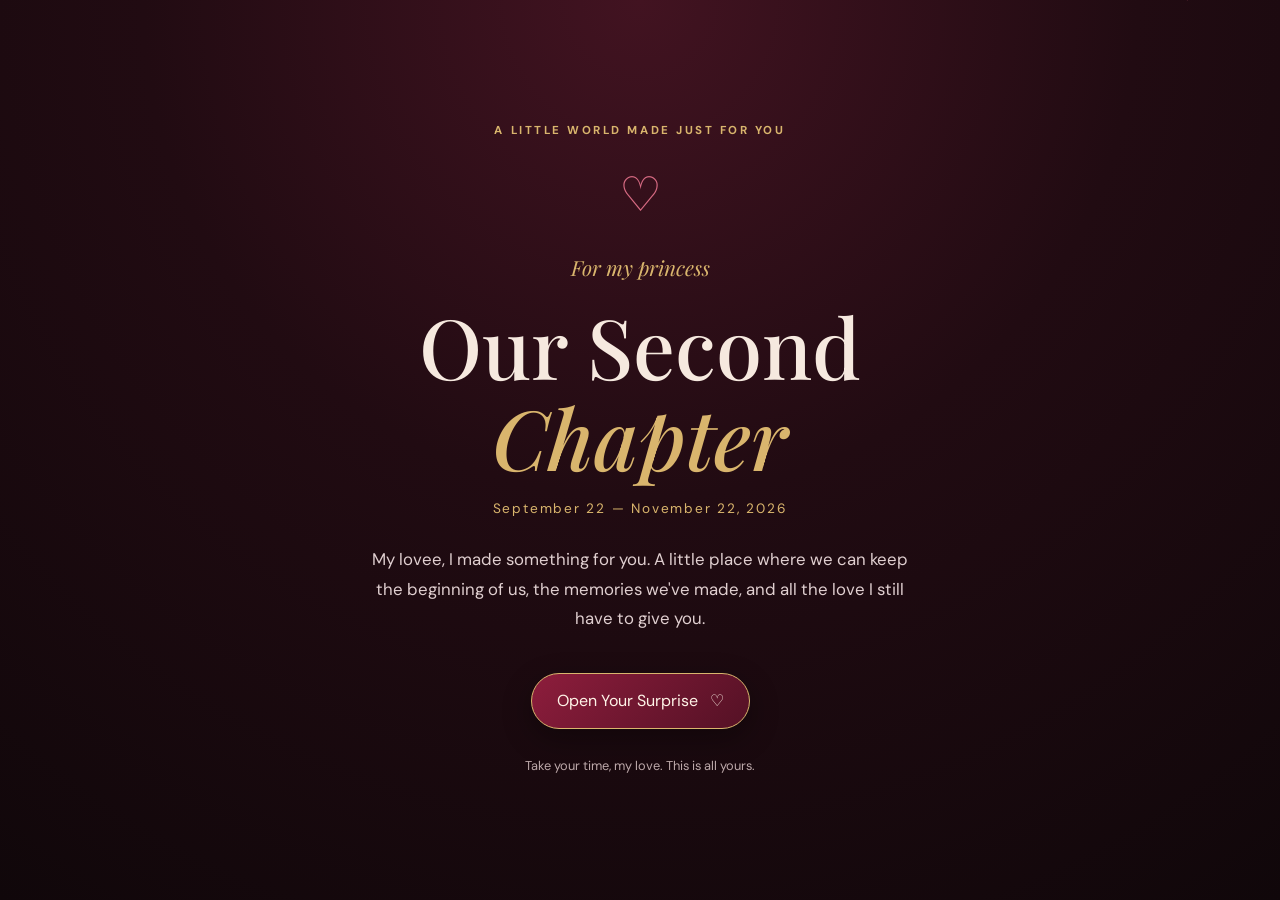
<file: index.html>
<!DOCTYPE html>
<html lang="en">
<head>
  <meta charset="UTF-8">
  <meta name="viewport" content="width=device-width, initial-scale=1.0">
  <meta name="theme-color" content="#17090d">
  <title>Our Second Chapter ❤️</title>
  <link rel="stylesheet" href="css/style.css">
  <script src="js/app.js" defer></script>
</head>
<body class="landing-page">
  <div class="petals" aria-hidden="true"></div>
  <main class="landing-wrap">
    <p class="eyebrow">A little world made just for you</p>
    <div class="landing-heart">♡</div>
    <p class="for-you">For my princess</p>
    <h1>Our Second <span>Chapter</span></h1>
    <p class="landing-date">September 22 — November 22, 2026</p>
    <p class="landing-copy">My lovee, I made something for you. A little place where we can keep the beginning of us, the memories we've made, and all the love I still have to give you.</p>
    <button class="primary-btn" id="openSurprise">Open Your Surprise <span>♡</span></button>
    <p class="landing-note">Take your time, my love. This is all yours.</p>
  </main>
  <audio id="siteMusic" src="love-song.mp3" preload="auto" loop></audio>
</body>
</html>
</file>
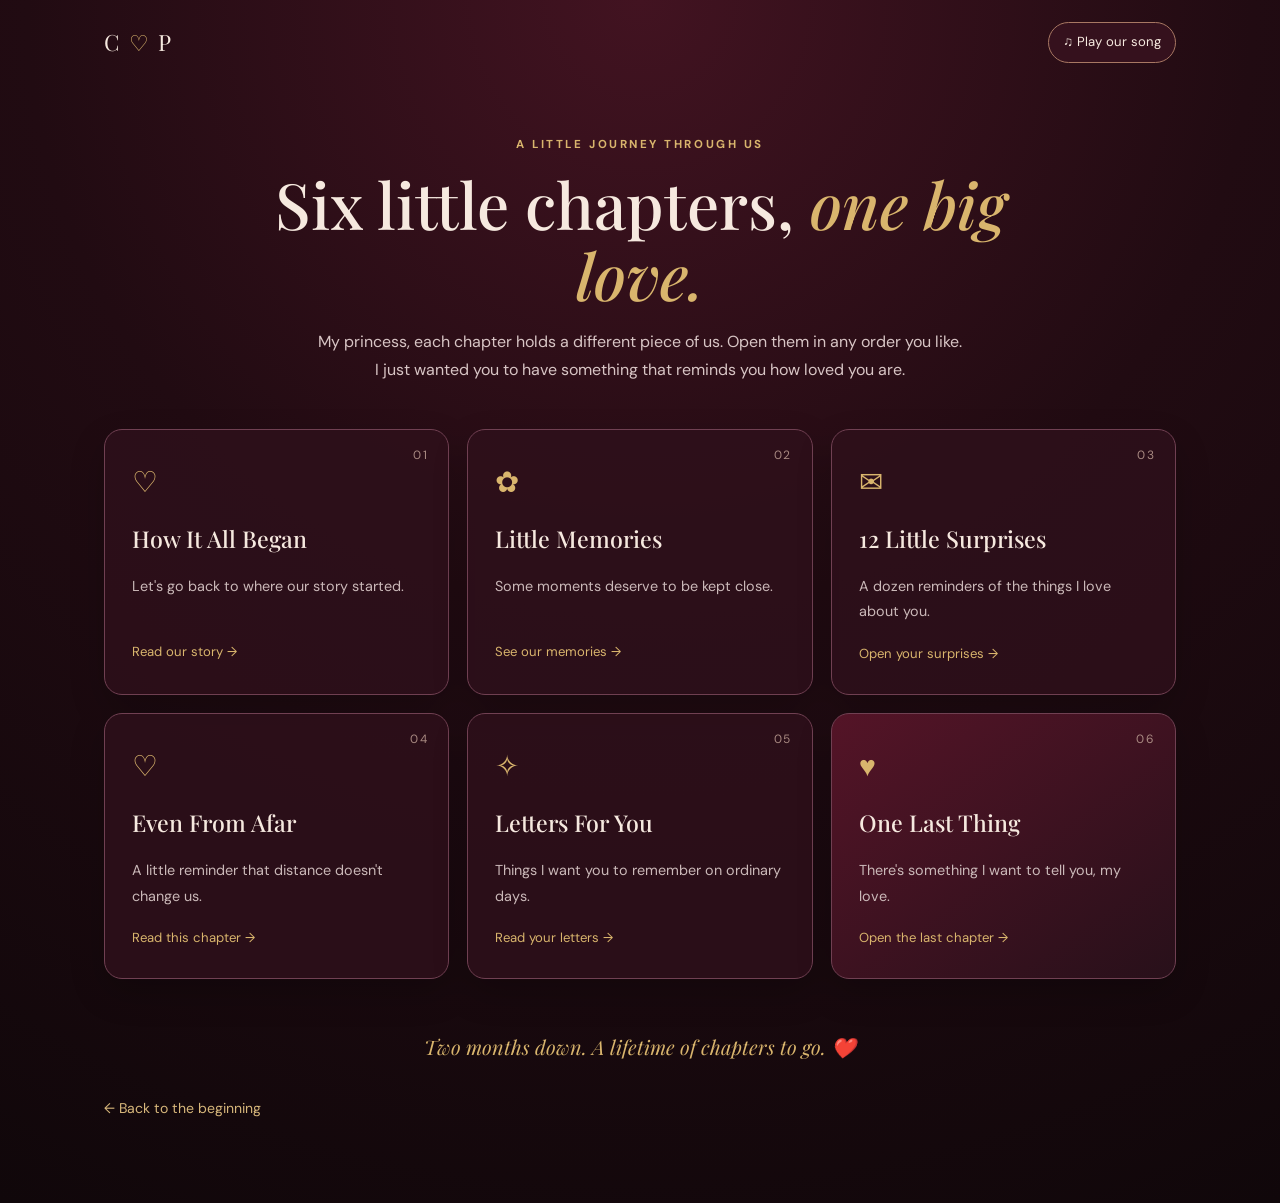
<file: chapters.html>
<!DOCTYPE html>
<html lang="en">
<head>
  <meta charset="UTF-8">
  <meta name="viewport" content="width=device-width, initial-scale=1.0">
  <meta name="theme-color" content="#17090d">
  <title>Choose Our Chapter ❤️</title>
  <link rel="stylesheet" href="css/style.css">
  <script src="js/app.js" defer></script>
</head>
<body>
  <div class="petals" aria-hidden="true"></div>
  <header class="site-header">
    <a class="brand" href="index.html">C <span>♡</span> P</a>
    <button class="music-btn" id="musicToggle" type="button">♫ Play our song</button>
  </header>
  <main class="page-shell">
    <section class="page-intro">
      <p class="eyebrow">A little journey through us</p>
      <h1>Six little chapters, <span>one big love.</span></h1>
      <p>My princess, each chapter holds a different piece of us. Open them in any order you like. I just wanted you to have something that reminds you how loved you are.</p>
    </section>
    <section class="chapter-grid">
      <a class="chapter-card" href="story.html"><span class="chapter-number">01</span><span class="card-icon">♡</span><h2>How It All Began</h2><p>Let's go back to where our story started.</p><span class="card-link">Read our story →</span></a>
      <a class="chapter-card" href="memories.html"><span class="chapter-number">02</span><span class="card-icon">✿</span><h2>Little Memories</h2><p>Some moments deserve to be kept close.</p><span class="card-link">See our memories →</span></a>
      <a class="chapter-card" href="surprises.html"><span class="chapter-number">03</span><span class="card-icon">✉</span><h2>12 Little Surprises</h2><p>A dozen reminders of the things I love about you.</p><span class="card-link">Open your surprises →</span></a>
      <a class="chapter-card" href="distance.html"><span class="chapter-number">04</span><span class="card-icon">♡</span><h2>Even From Afar</h2><p>A little reminder that distance doesn't change us.</p><span class="card-link">Read this chapter →</span></a>
      <a class="chapter-card" href="letters.html"><span class="chapter-number">05</span><span class="card-icon">✧</span><h2>Letters For You</h2><p>Things I want you to remember on ordinary days.</p><span class="card-link">Read your letters →</span></a>
      <a class="chapter-card featured-card" href="final-surprise.html"><span class="chapter-number">06</span><span class="card-icon">♥</span><h2>One Last Thing</h2><p>There's something I want to tell you, my love.</p><span class="card-link">Open the last chapter →</span></a>
    </section>
    <p class="closing-line">Two months down. A lifetime of chapters to go. ❤️</p>
    <a class="back-link" href="index.html">← Back to the beginning</a>
  </main>
  <audio id="siteMusic" src="love-song.mp3" preload="auto" loop></audio>
</body>
</html>
</file>
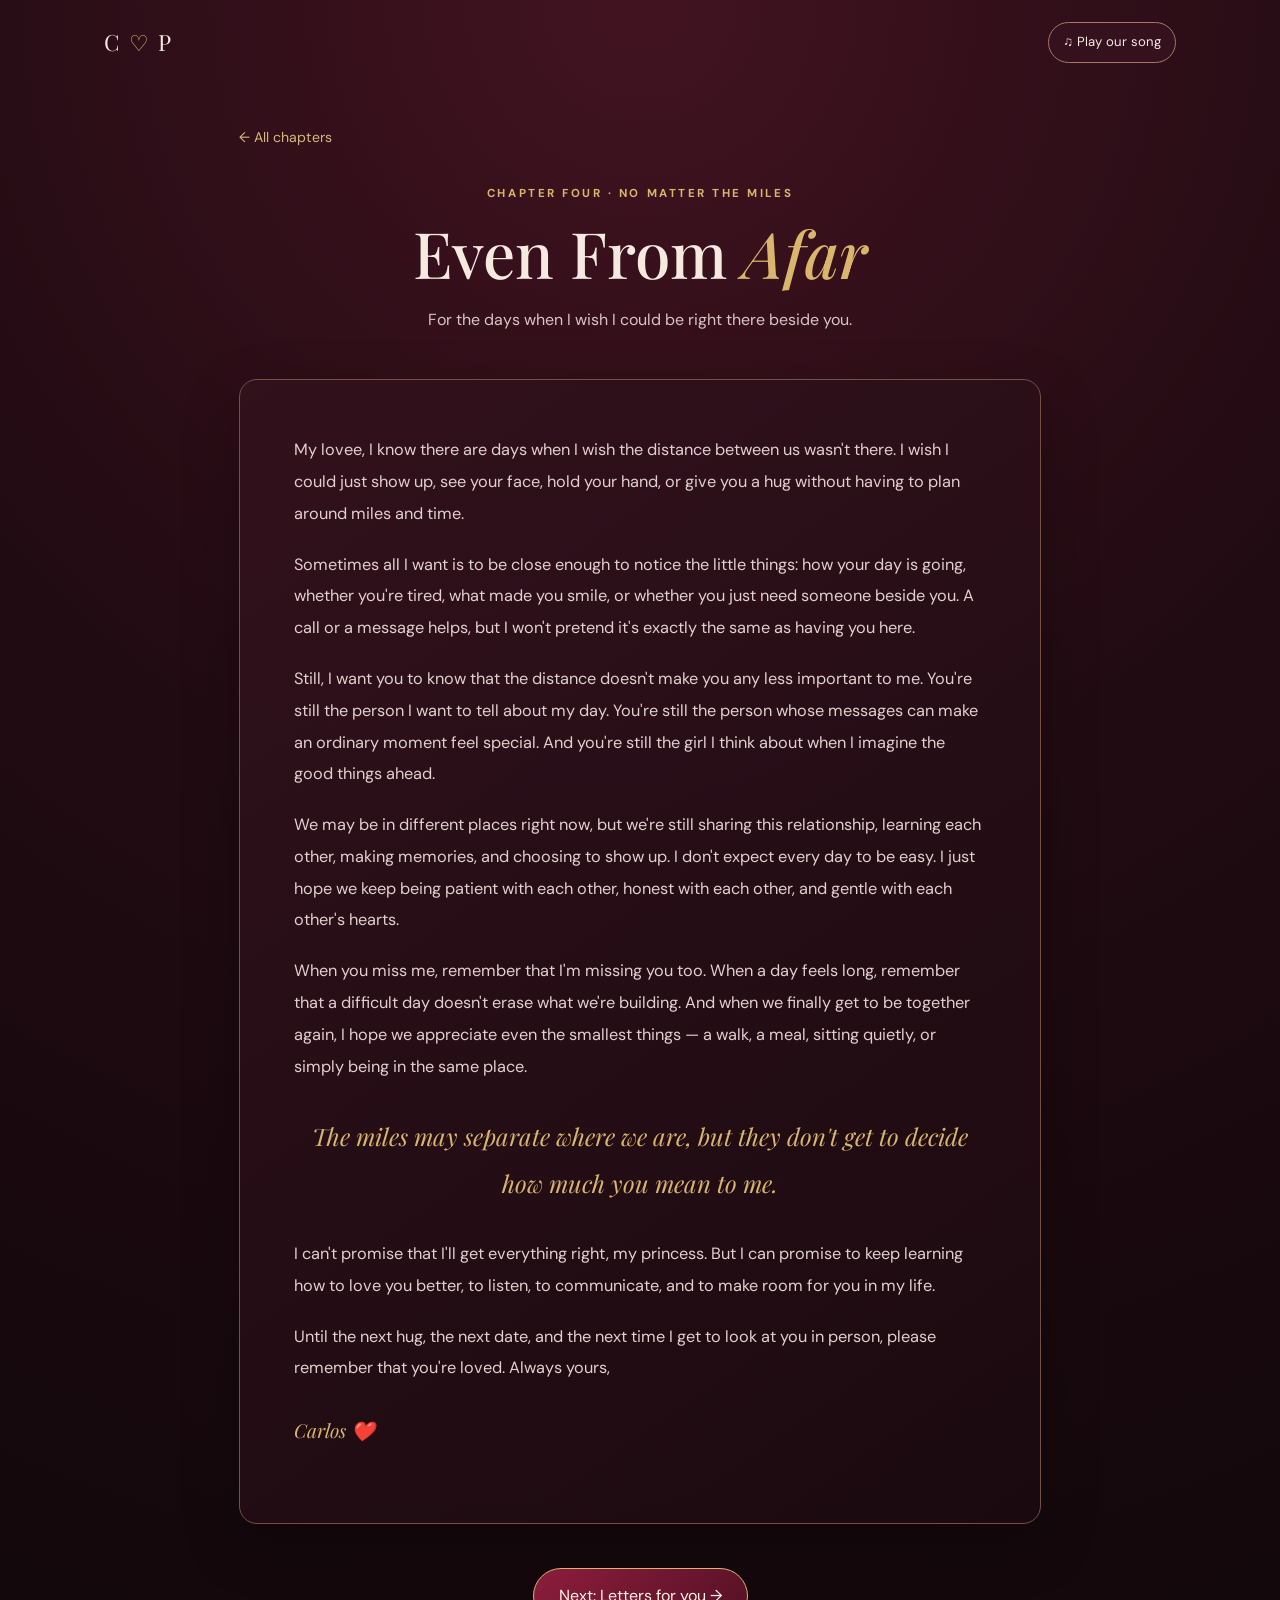
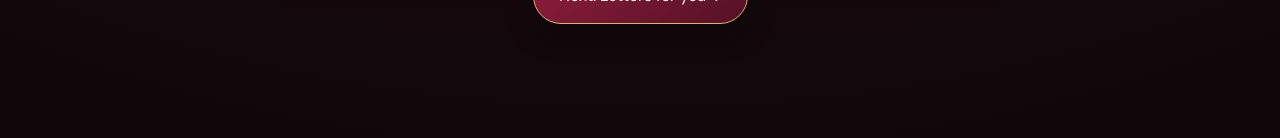
<file: distance.html>
<!DOCTYPE html>
<html lang="en"><head><meta charset="UTF-8"><meta name="viewport" content="width=device-width, initial-scale=1.0"><title>Even From Afar ❤️</title><link rel="stylesheet" href="css/style.css"><script src="js/app.js" defer></script></head>
<body><div class="petals" aria-hidden="true"></div><header class="site-header"><a class="brand" href="chapters.html">C <span>♡</span> P</a><button class="music-btn" id="musicToggle">♫ Play our song</button></header>
<main class="page-shell narrow-shell"><a class="back-link" href="chapters.html">← All chapters</a><section class="page-intro"><p class="eyebrow">Chapter four · No matter the miles</p><h1>Even From <span>Afar</span></h1><p>For the days when I wish I could be right there beside you.</p></section>
<article class="story-paper">
<p>My lovee, I know there are days when I wish the distance between us wasn't there. I wish I could just show up, see your face, hold your hand, or give you a hug without having to plan around miles and time.</p>
<p>Sometimes all I want is to be close enough to notice the little things: how your day is going, whether you're tired, what made you smile, or whether you just need someone beside you. A call or a message helps, but I won't pretend it's exactly the same as having you here.</p>
<p>Still, I want you to know that the distance doesn't make you any less important to me. You're still the person I want to tell about my day. You're still the person whose messages can make an ordinary moment feel special. And you're still the girl I think about when I imagine the good things ahead.</p>
<p>We may be in different places right now, but we're still sharing this relationship, learning each other, making memories, and choosing to show up. I don't expect every day to be easy. I just hope we keep being patient with each other, honest with each other, and gentle with each other's hearts.</p>
<p>When you miss me, remember that I'm missing you too. When a day feels long, remember that a difficult day doesn't erase what we're building. And when we finally get to be together again, I hope we appreciate even the smallest things — a walk, a meal, sitting quietly, or simply being in the same place.</p>
<p class="story-highlight">The miles may separate where we are, but they don't get to decide how much you mean to me.</p>
<p>I can't promise that I'll get everything right, my princess. But I can promise to keep learning how to love you better, to listen, to communicate, and to make room for you in my life.</p>
<p>Until the next hug, the next date, and the next time I get to look at you in person, please remember that you're loved. Always yours,</p>
<p class="signature">Carlos ❤️</p>
</article><div class="page-next"><a class="primary-btn" href="letters.html">Next: Letters for you →</a></div></main><audio id="siteMusic" src="love-song.mp3" preload="auto" loop></audio></body></html>
</file>
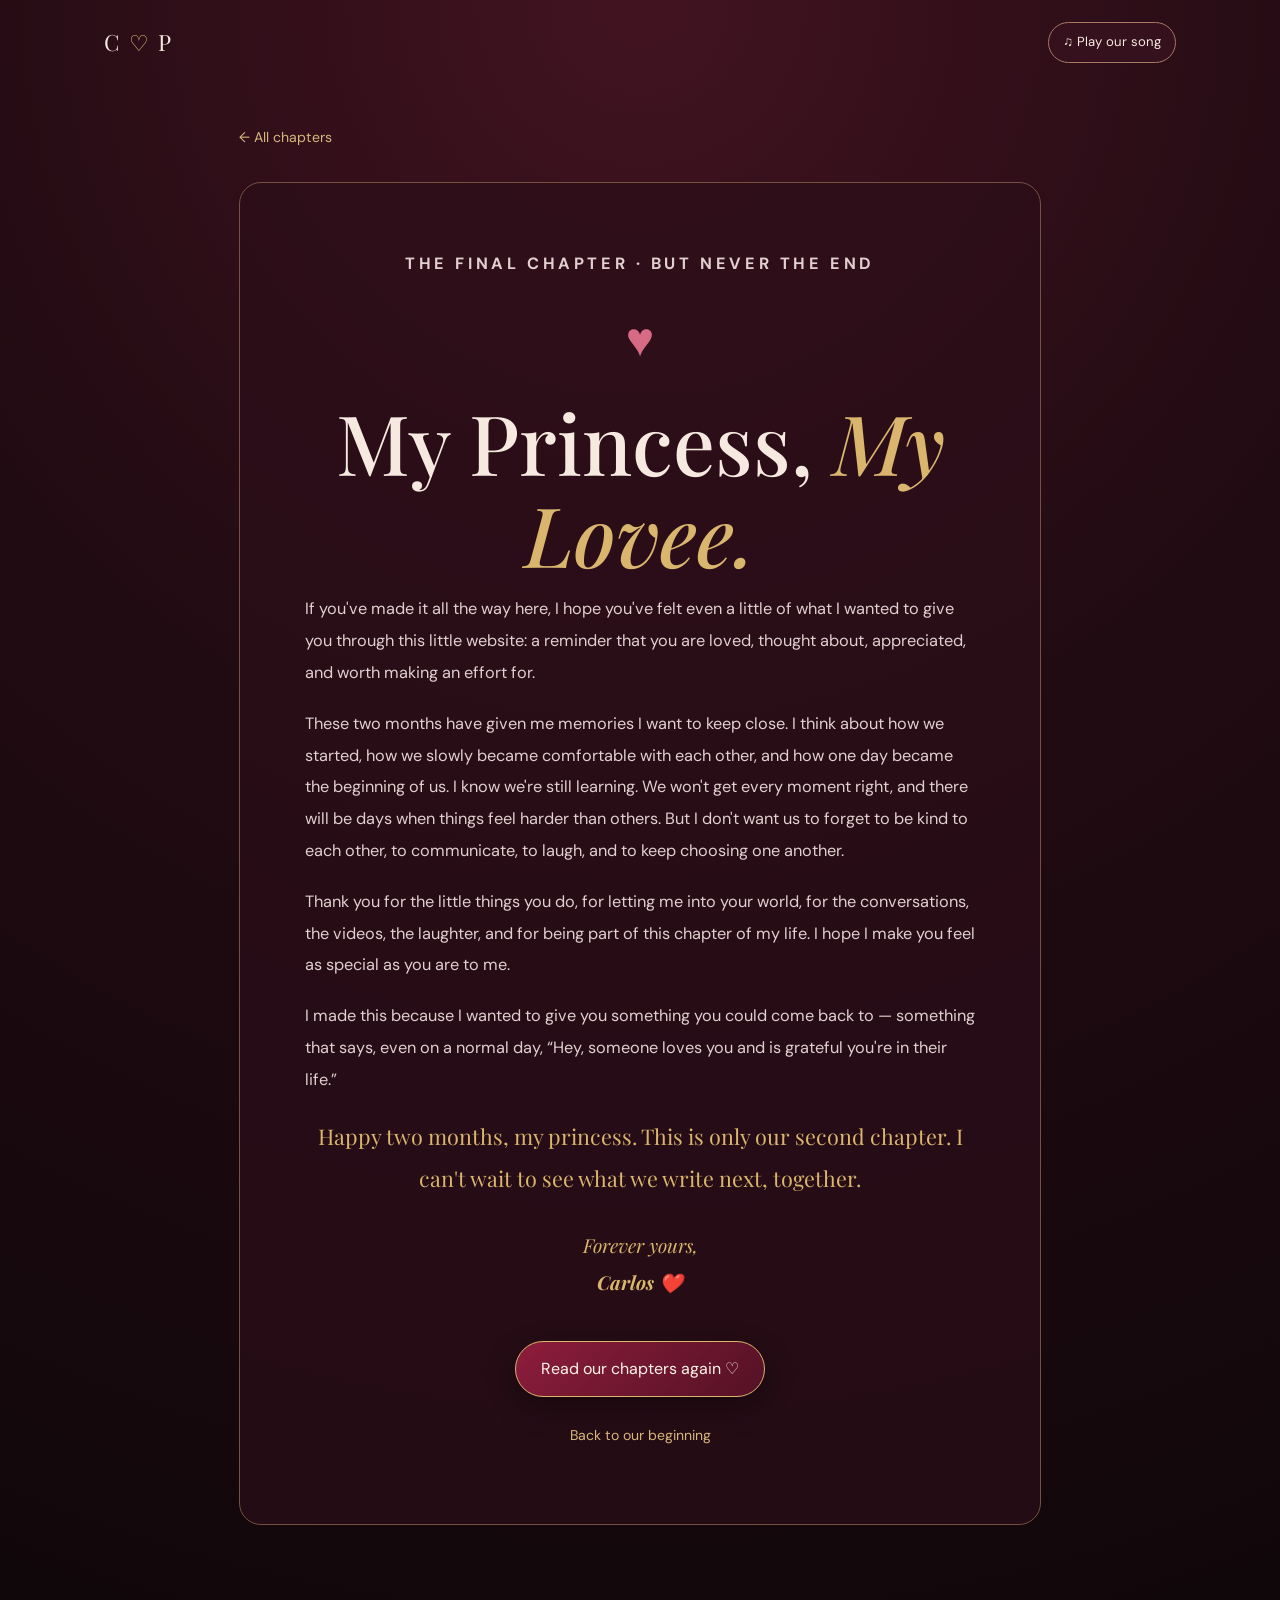
<file: final-surprise.html>
<!DOCTYPE html>
<html lang="en"><head><meta charset="UTF-8"><meta name="viewport" content="width=device-width, initial-scale=1.0"><title>One Last Thing ❤️</title><link rel="stylesheet" href="css/style.css"><script src="js/app.js" defer></script></head>
<body class="final-page"><div class="petals" aria-hidden="true"></div><header class="site-header"><a class="brand" href="chapters.html">C <span>♡</span> P</a><button class="music-btn" id="musicToggle">♫ Play our song</button></header>
<main class="page-shell narrow-shell"><a class="back-link" href="chapters.html">← All chapters</a><section class="final-letter"><p class="eyebrow">The final chapter · But never the end</p><div class="big-heart">♥</div><h1>My Princess, <span>My Lovee.</span></h1>
<p>If you've made it all the way here, I hope you've felt even a little of what I wanted to give you through this little website: a reminder that you are loved, thought about, appreciated, and worth making an effort for.</p>
<p>These two months have given me memories I want to keep close. I think about how we started, how we slowly became comfortable with each other, and how one day became the beginning of us. I know we're still learning. We won't get every moment right, and there will be days when things feel harder than others. But I don't want us to forget to be kind to each other, to communicate, to laugh, and to keep choosing one another.</p>
<p>Thank you for the little things you do, for letting me into your world, for the conversations, the videos, the laughter, and for being part of this chapter of my life. I hope I make you feel as special as you are to me.</p>
<p>I made this because I wanted to give you something you could come back to — something that says, even on a normal day, “Hey, someone loves you and is grateful you're in their life.”</p>
<p class="final-promise">Happy two months, my princess. This is only our second chapter. I can't wait to see what we write next, together.</p>
<p class="signature">Forever yours,<br><strong>Carlos</strong> ❤️</p>
<div class="final-actions"><a class="primary-btn" href="chapters.html">Read our chapters again ♡</a><a class="back-link" href="index.html">Back to our beginning</a></div>
</section></main><audio id="siteMusic" src="love-song.mp3" preload="auto" loop></audio></body></html>
</file>
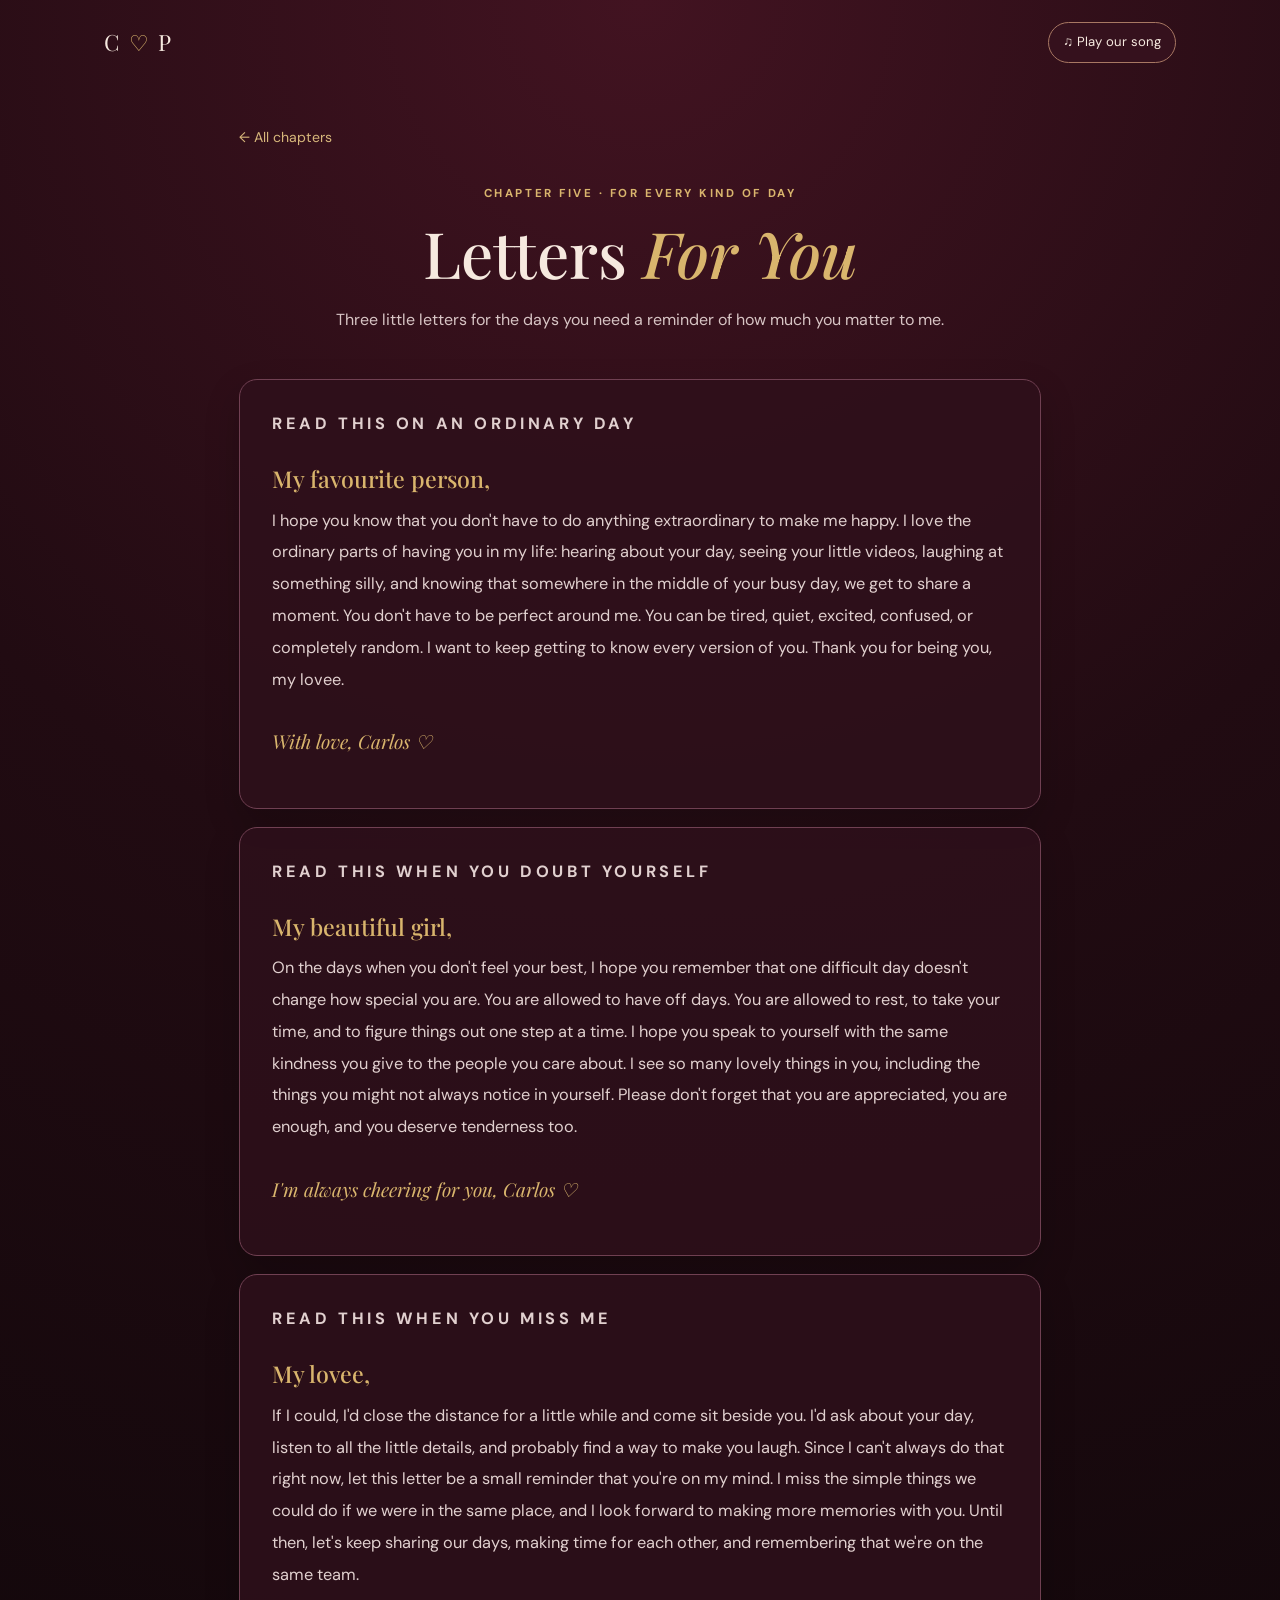
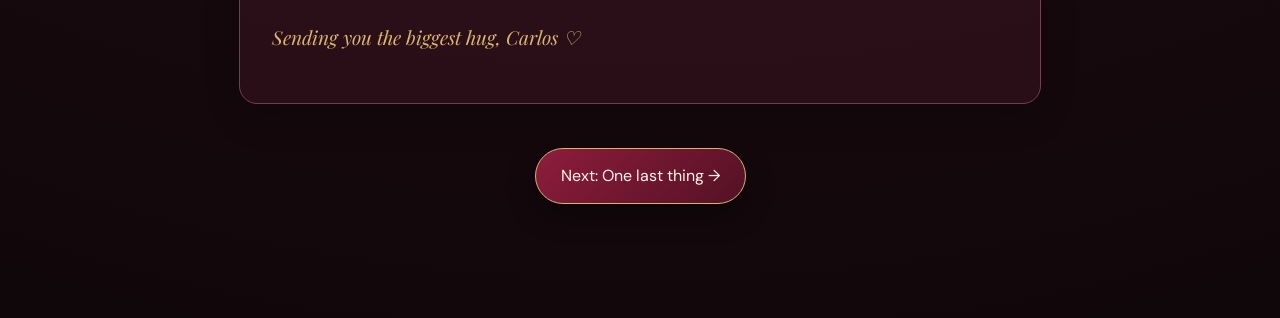
<file: letters.html>
<!DOCTYPE html>
<html lang="en"><head><meta charset="UTF-8"><meta name="viewport" content="width=device-width, initial-scale=1.0"><title>Letters For You ❤️</title><link rel="stylesheet" href="css/style.css"><script src="js/app.js" defer></script></head>
<body><div class="petals" aria-hidden="true"></div><header class="site-header"><a class="brand" href="chapters.html">C <span>♡</span> P</a><button class="music-btn" id="musicToggle">♫ Play our song</button></header>
<main class="page-shell narrow-shell"><a class="back-link" href="chapters.html">← All chapters</a><section class="page-intro"><p class="eyebrow">Chapter five · For every kind of day</p><h1>Letters <span>For You</span></h1><p>Three little letters for the days you need a reminder of how much you matter to me.</p></section>
<article class="letter-card"><p class="eyebrow">Read this on an ordinary day</p><h2>My favourite person,</h2><p>I hope you know that you don't have to do anything extraordinary to make me happy. I love the ordinary parts of having you in my life: hearing about your day, seeing your little videos, laughing at something silly, and knowing that somewhere in the middle of your busy day, we get to share a moment. You don't have to be perfect around me. You can be tired, quiet, excited, confused, or completely random. I want to keep getting to know every version of you. Thank you for being you, my lovee.</p><p class="signature">With love, Carlos ♡</p></article>
<article class="letter-card"><p class="eyebrow">Read this when you doubt yourself</p><h2>My beautiful girl,</h2><p>On the days when you don't feel your best, I hope you remember that one difficult day doesn't change how special you are. You are allowed to have off days. You are allowed to rest, to take your time, and to figure things out one step at a time. I hope you speak to yourself with the same kindness you give to the people you care about. I see so many lovely things in you, including the things you might not always notice in yourself. Please don't forget that you are appreciated, you are enough, and you deserve tenderness too.</p><p class="signature">I'm always cheering for you, Carlos ♡</p></article>
<article class="letter-card"><p class="eyebrow">Read this when you miss me</p><h2>My lovee,</h2><p>If I could, I'd close the distance for a little while and come sit beside you. I'd ask about your day, listen to all the little details, and probably find a way to make you laugh. Since I can't always do that right now, let this letter be a small reminder that you're on my mind. I miss the simple things we could do if we were in the same place, and I look forward to making more memories with you. Until then, let's keep sharing our days, making time for each other, and remembering that we're on the same team.</p><p class="signature">Sending you the biggest hug, Carlos ♡</p></article>
<div class="page-next"><a class="primary-btn" href="final-surprise.html">Next: One last thing →</a></div></main><audio id="siteMusic" src="love-song.mp3" preload="auto" loop></audio></body></html>
</file>
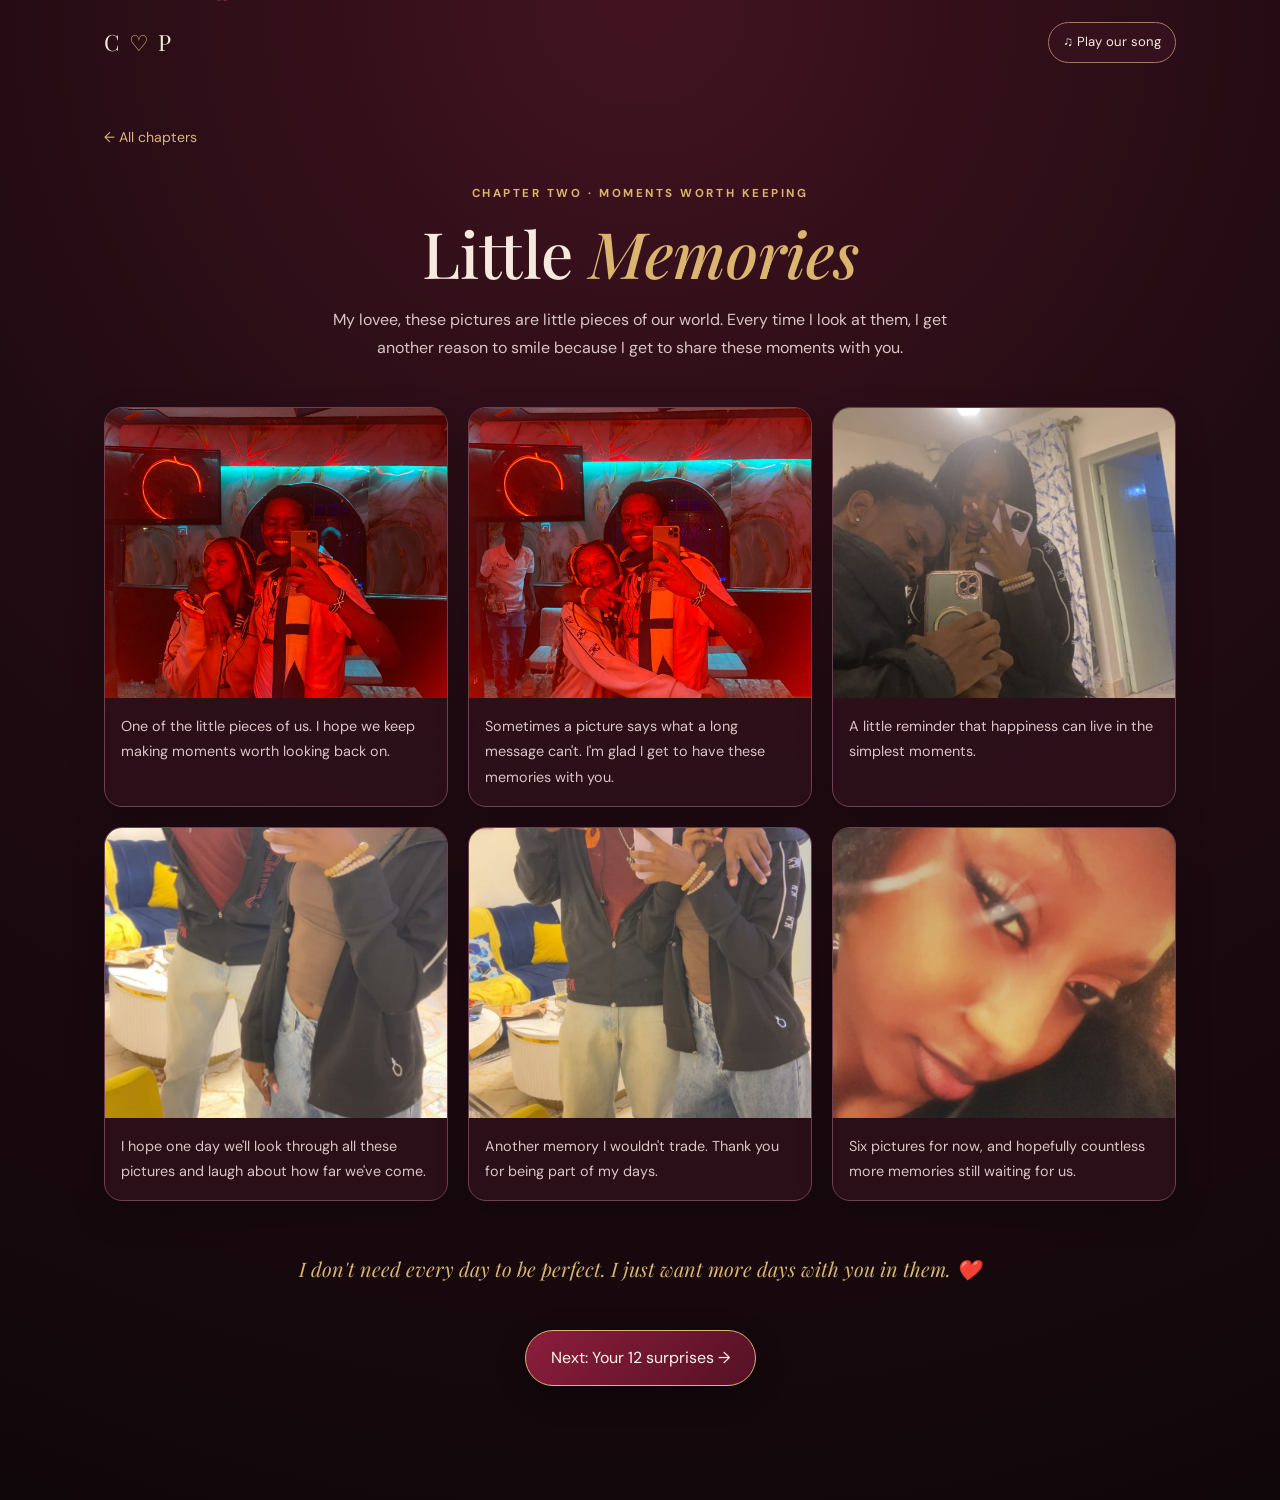
<file: memories.html>
<!DOCTYPE html>
<html lang="en"><head><meta charset="UTF-8"><meta name="viewport" content="width=device-width, initial-scale=1.0"><title>Little Memories ❤️</title><link rel="stylesheet" href="css/style.css"><script src="js/app.js" defer></script></head>
<body><div class="petals" aria-hidden="true"></div><header class="site-header"><a class="brand" href="chapters.html">C <span>♡</span> P</a><button class="music-btn" id="musicToggle">♫ Play our song</button></header>
<main class="page-shell"><a class="back-link" href="chapters.html">← All chapters</a><section class="page-intro"><p class="eyebrow">Chapter two · Moments worth keeping</p><h1>Little <span>Memories</span></h1><p>My lovee, these pictures are little pieces of our world. Every time I look at them, I get another reason to smile because I get to share these moments with you.</p></section>
<section class="memory-grid">
<figure class="memory-card"><img src="pics/pics1.jpg" alt="A memory of us"><figcaption>One of the little pieces of us. I hope we keep making moments worth looking back on.</figcaption></figure>
<figure class="memory-card"><img src="pics/pics2.jpg" alt="A memory of us"><figcaption>Sometimes a picture says what a long message can't. I'm glad I get to have these memories with you.</figcaption></figure>
<figure class="memory-card"><img src="pics/pics3.jpg" alt="A memory of us"><figcaption>A little reminder that happiness can live in the simplest moments.</figcaption></figure>
<figure class="memory-card"><img src="pics/pics4.jpg" alt="A memory of us"><figcaption>I hope one day we'll look through all these pictures and laugh about how far we've come.</figcaption></figure>
<figure class="memory-card"><img src="pics/pics5.jpg" alt="A memory of us"><figcaption>Another memory I wouldn't trade. Thank you for being part of my days.</figcaption></figure>
<figure class="memory-card"><img src="pics/pics6.jpg" alt="A memory of us"><figcaption>Six pictures for now, and hopefully countless more memories still waiting for us.</figcaption></figure>
</section><p class="closing-line">I don't need every day to be perfect. I just want more days with you in them. ❤️</p><div class="page-next"><a class="primary-btn" href="surprises.html">Next: Your 12 surprises →</a></div></main><audio id="siteMusic" src="love-song.mp3" preload="auto" loop></audio></body></html>
</file>
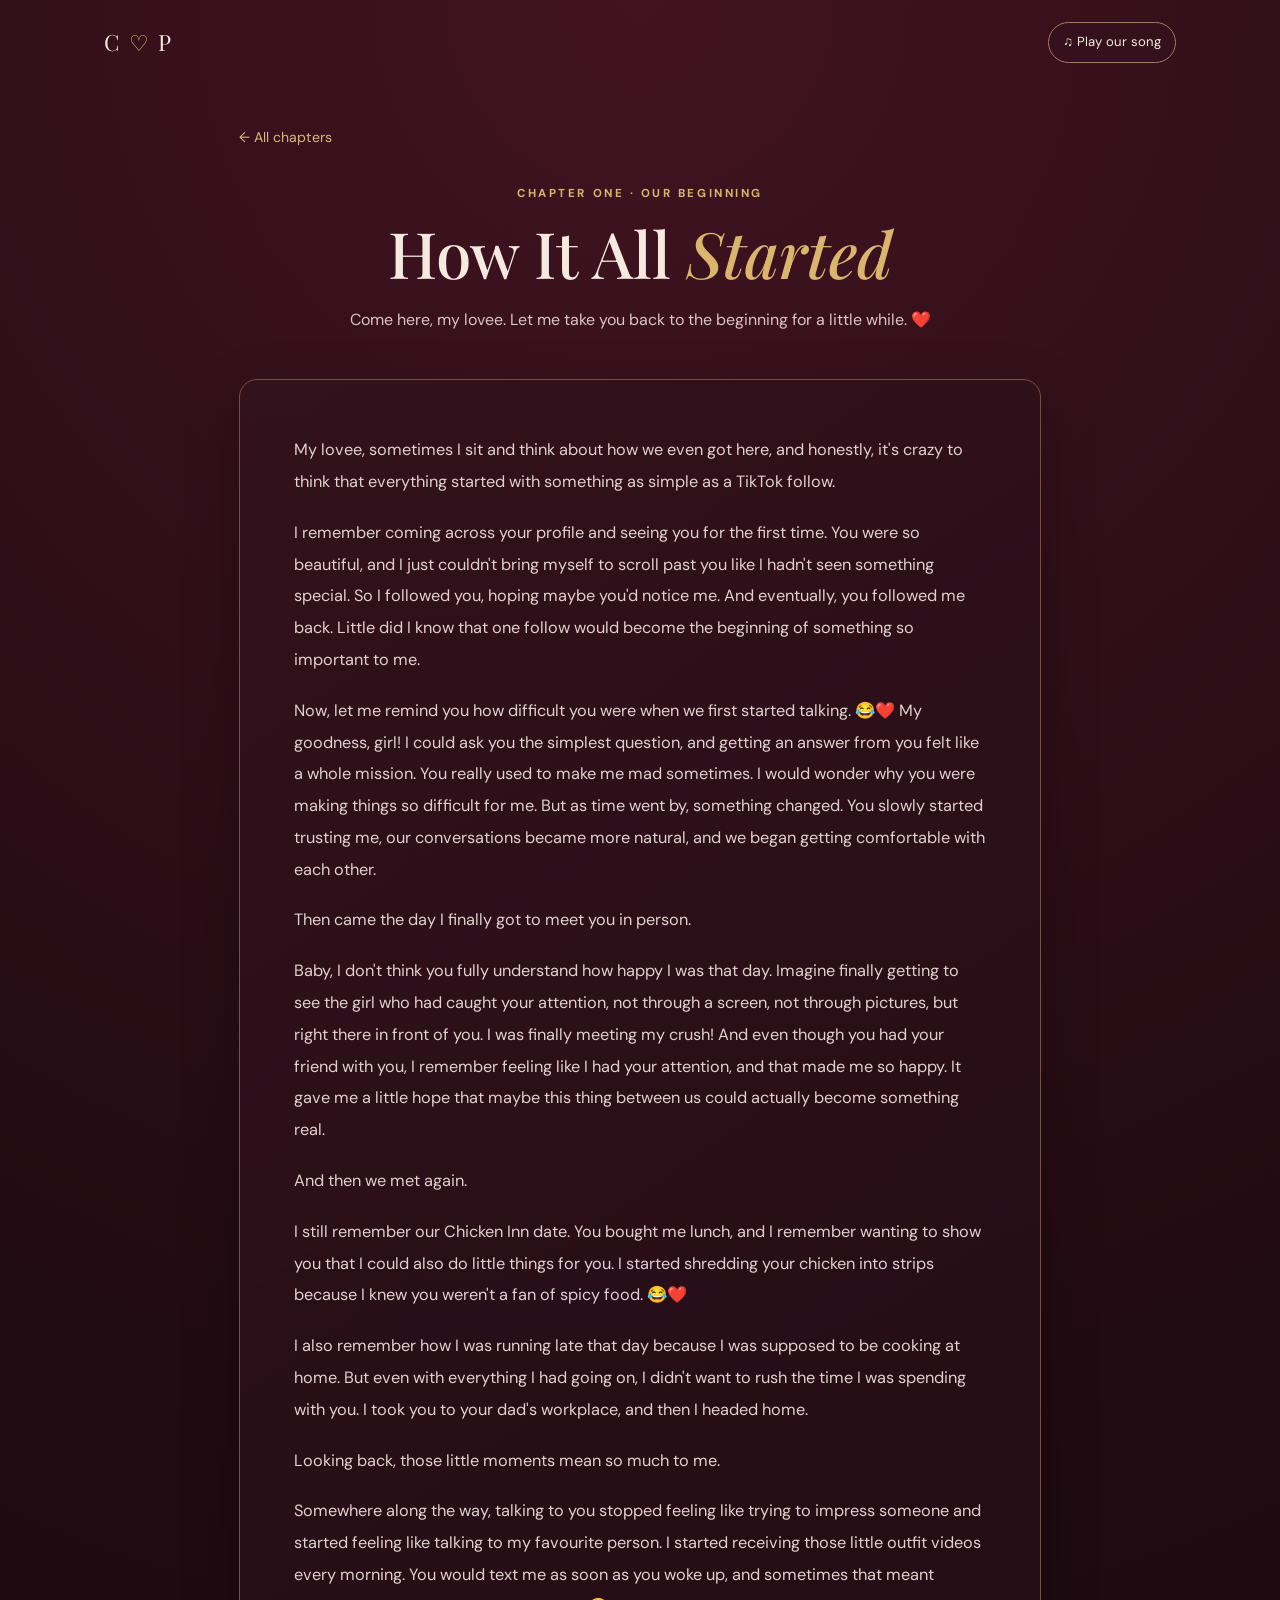
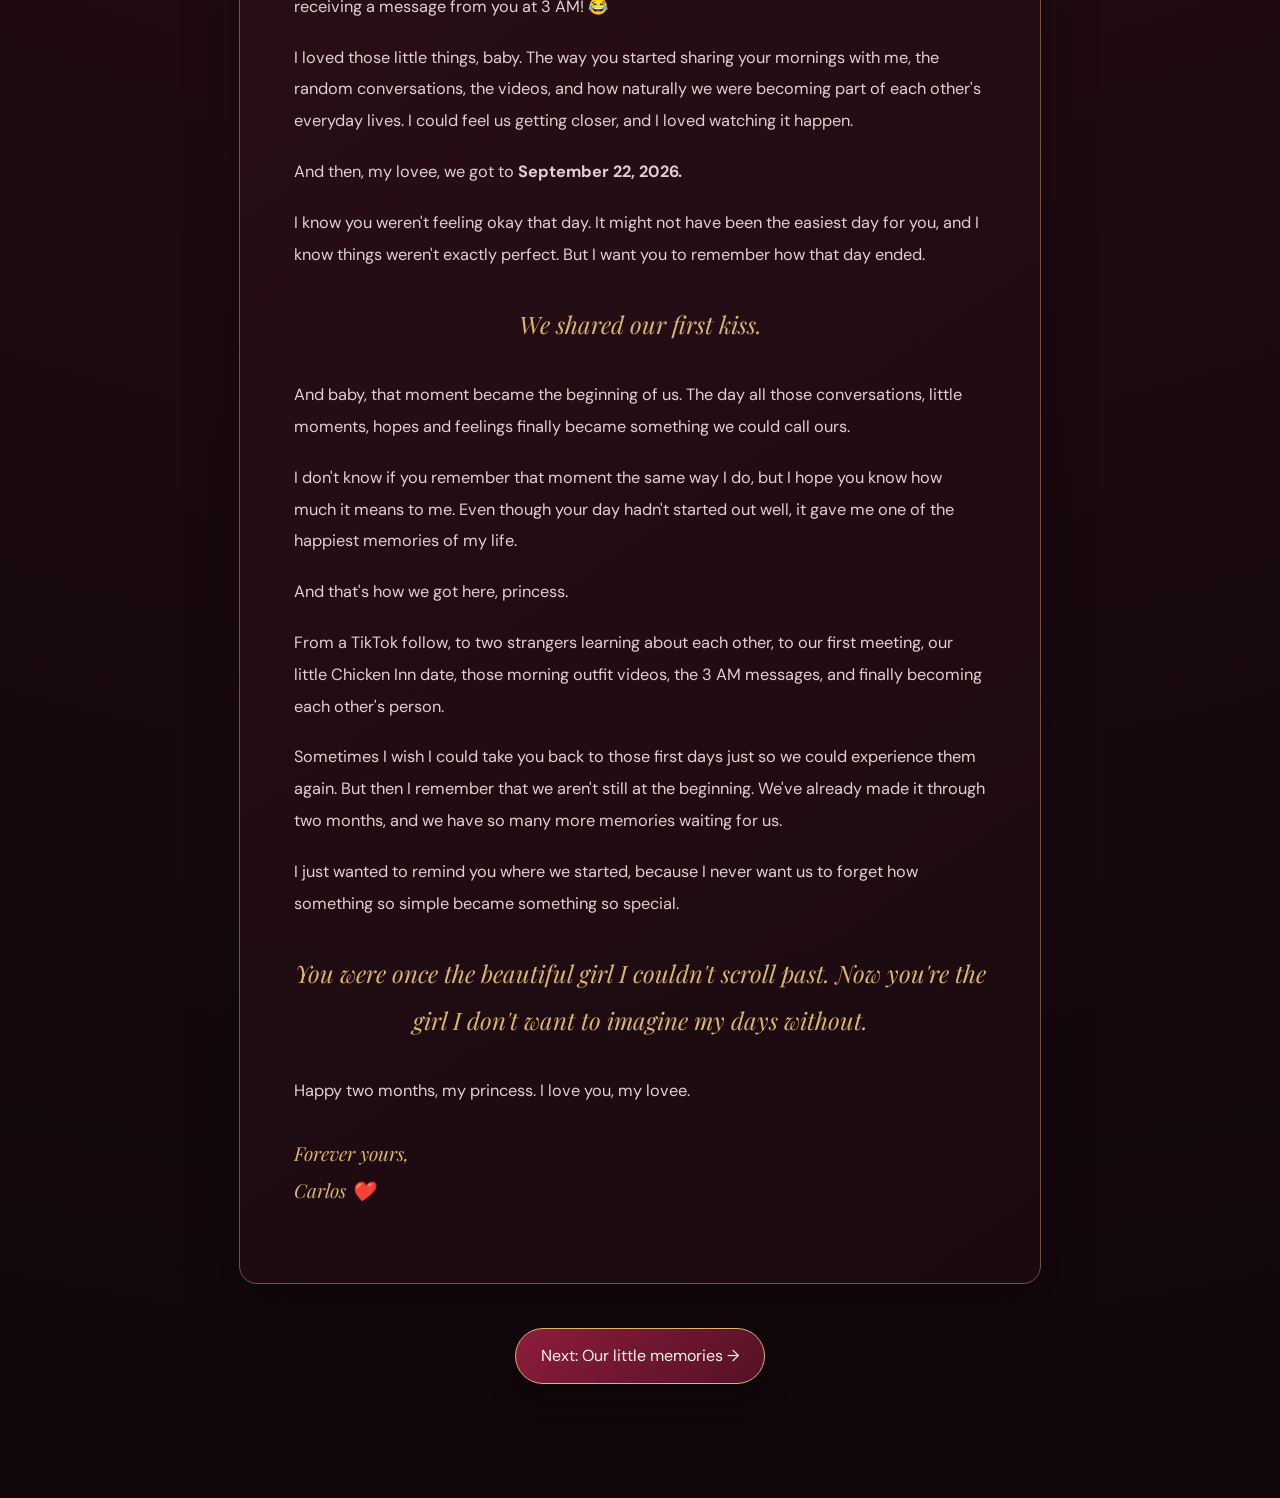
<file: story.html>
<!DOCTYPE html>
<html lang="en">
<head>
  <meta charset="UTF-8"><meta name="viewport" content="width=device-width, initial-scale=1.0">
  <title>How It All Began ❤️</title><link rel="stylesheet" href="css/style.css"><script src="js/app.js" defer></script>
</head>
<body><div class="petals" aria-hidden="true"></div>
<header class="site-header"><a class="brand" href="chapters.html">C <span>♡</span> P</a><button class="music-btn" id="musicToggle">♫ Play our song</button></header>
<main class="page-shell narrow-shell">
  <a class="back-link" href="chapters.html">← All chapters</a>
  <section class="page-intro"><p class="eyebrow">Chapter one · Our beginning</p><h1>How It All <span>Started</span></h1><p>Come here, my lovee. Let me take you back to the beginning for a little while. ❤️</p></section>
  <article class="story-paper">
    <p>My lovee, sometimes I sit and think about how we even got here, and honestly, it's crazy to think that everything started with something as simple as a TikTok follow.</p>
    <p>I remember coming across your profile and seeing you for the first time. You were so beautiful, and I just couldn't bring myself to scroll past you like I hadn't seen something special. So I followed you, hoping maybe you'd notice me. And eventually, you followed me back. Little did I know that one follow would become the beginning of something so important to me.</p>
    <p>Now, let me remind you how difficult you were when we first started talking. 😂❤️ My goodness, girl! I could ask you the simplest question, and getting an answer from you felt like a whole mission. You really used to make me mad sometimes. I would wonder why you were making things so difficult for me. But as time went by, something changed. You slowly started trusting me, our conversations became more natural, and we began getting comfortable with each other.</p>
    <p>Then came the day I finally got to meet you in person.</p>
    <p>Baby, I don't think you fully understand how happy I was that day. Imagine finally getting to see the girl who had caught your attention, not through a screen, not through pictures, but right there in front of you. I was finally meeting my crush! And even though you had your friend with you, I remember feeling like I had your attention, and that made me so happy. It gave me a little hope that maybe this thing between us could actually become something real.</p>
    <p>And then we met again.</p>
    <p>I still remember our Chicken Inn date. You bought me lunch, and I remember wanting to show you that I could also do little things for you. I started shredding your chicken into strips because I knew you weren't a fan of spicy food. 😂❤️</p>
    <p>I also remember how I was running late that day because I was supposed to be cooking at home. But even with everything I had going on, I didn't want to rush the time I was spending with you. I took you to your dad's workplace, and then I headed home.</p>
    <p>Looking back, those little moments mean so much to me.</p>
    <p>Somewhere along the way, talking to you stopped feeling like trying to impress someone and started feeling like talking to my favourite person. I started receiving those little outfit videos every morning. You would text me as soon as you woke up, and sometimes that meant receiving a message from you at 3 AM! 😂</p>
    <p>I loved those little things, baby. The way you started sharing your mornings with me, the random conversations, the videos, and how naturally we were becoming part of each other's everyday lives. I could feel us getting closer, and I loved watching it happen.</p>
    <p>And then, my lovee, we got to <strong>September 22, 2026.</strong></p>
    <p>I know you weren't feeling okay that day. It might not have been the easiest day for you, and I know things weren't exactly perfect. But I want you to remember how that day ended.</p>
    <p class="story-highlight">We shared our first kiss.</p>
    <p>And baby, that moment became the beginning of us. The day all those conversations, little moments, hopes and feelings finally became something we could call ours.</p>
    <p>I don't know if you remember that moment the same way I do, but I hope you know how much it means to me. Even though your day hadn't started out well, it gave me one of the happiest memories of my life.</p>
    <p>And that's how we got here, princess.</p>
    <p>From a TikTok follow, to two strangers learning about each other, to our first meeting, our little Chicken Inn date, those morning outfit videos, the 3 AM messages, and finally becoming each other's person.</p>
    <p>Sometimes I wish I could take you back to those first days just so we could experience them again. But then I remember that we aren't still at the beginning. We've already made it through two months, and we have so many more memories waiting for us.</p>
    <p>I just wanted to remind you where we started, because I never want us to forget how something so simple became something so special.</p>
    <p class="story-highlight">You were once the beautiful girl I couldn't scroll past. Now you're the girl I don't want to imagine my days without.</p>
    <p>Happy two months, my princess. I love you, my lovee.</p>
    <p class="signature">Forever yours,<br> Carlos ❤️</p>
  </article>
  <div class="page-next"><a class="primary-btn" href="memories.html">Next: Our little memories →</a></div>
</main><audio id="siteMusic" src="love-song.mp3" preload="auto" loop></audio></body></html>
</file>
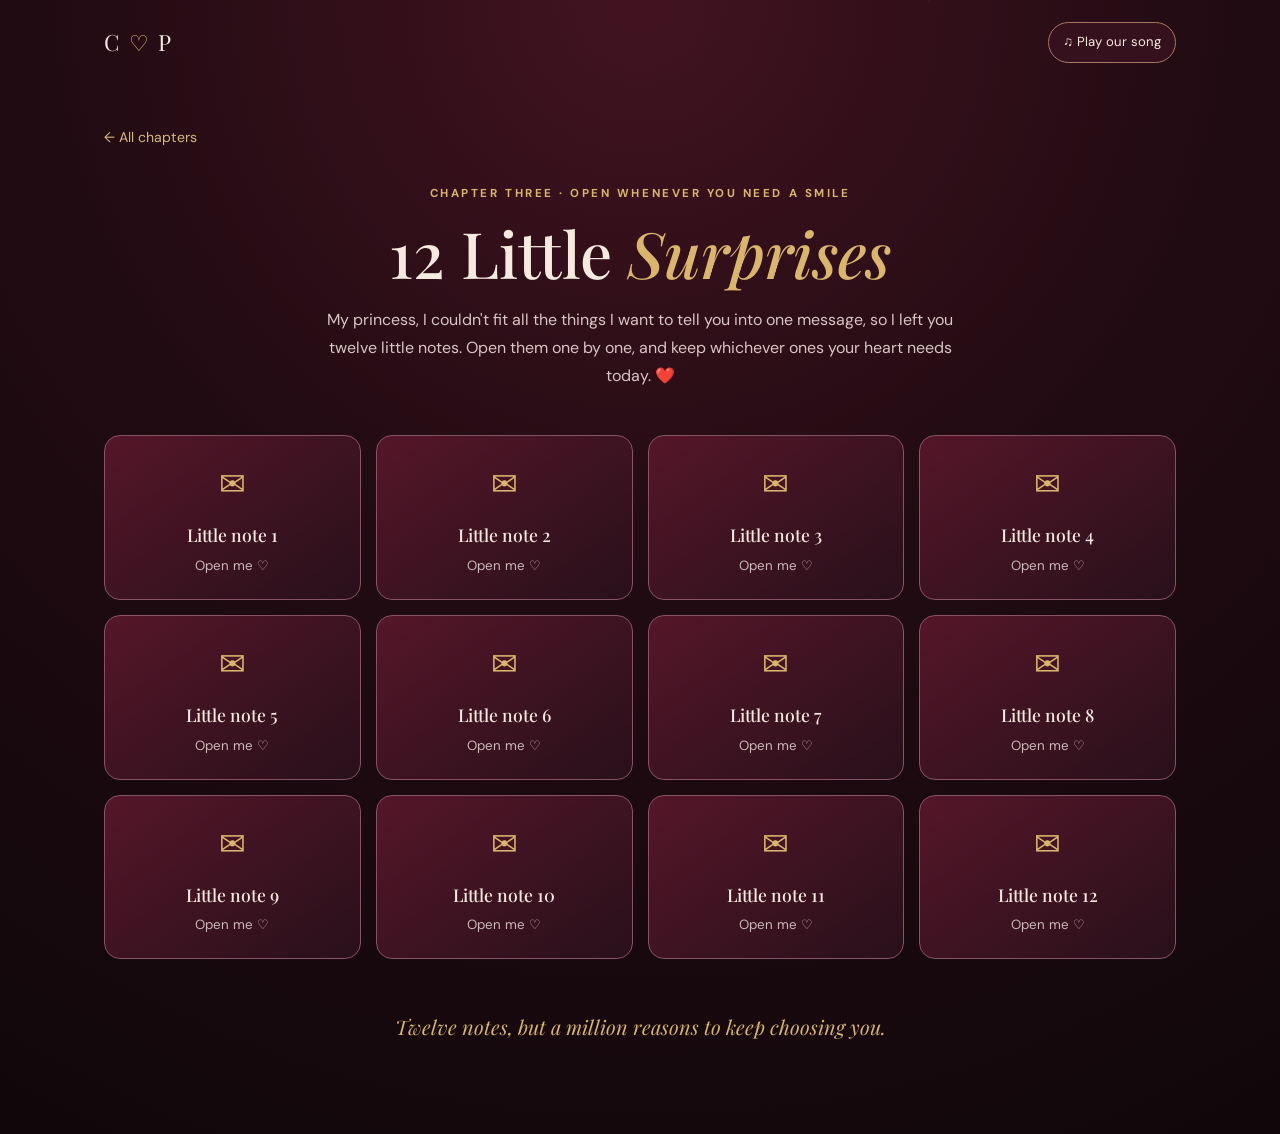
<file: surprises.html>
<!DOCTYPE html>
<html lang="en"><head><meta charset="UTF-8"><meta name="viewport" content="width=device-width, initial-scale=1.0"><title>12 Little Surprises ❤️</title><link rel="stylesheet" href="css/style.css"><script src="js/app.js" defer></script></head>
<body><div class="petals" aria-hidden="true"></div><header class="site-header"><a class="brand" href="chapters.html">C <span>♡</span> P</a><button class="music-btn" id="musicToggle">♫ Play our song</button></header>
<main class="page-shell"><a class="back-link" href="chapters.html">← All chapters</a><section class="page-intro"><p class="eyebrow">Chapter three · Open whenever you need a smile</p><h1>12 Little <span>Surprises</span></h1><p>My princess, I couldn't fit all the things I want to tell you into one message, so I left you twelve little notes. Open them one by one, and keep whichever ones your heart needs today. ❤️</p></section>
<section class="surprise-grid" id="surpriseGrid"></section><p class="closing-line">Twelve notes, but a million reasons to keep choosing you.</p></main>
<div class="modal" id="noteModal" aria-hidden="true"><div class="modal-card"><button class="modal-close" id="closeModal" aria-label="Close">×</button><p class="eyebrow" id="noteNumber">A little note for you</p><h2 id="noteTitle"></h2><p id="noteMessage"></p><button class="primary-btn" id="nextNote">Open another note ♡</button></div></div>
<audio id="siteMusic" src="love-song.mp3" preload="auto" loop></audio></body></html>
</file>
<file: css/style.css>
@import url('https://fonts.googleapis.com/css2?family=DM+Sans:wght@400;500;600;700&family=Playfair+Display:wght@400;500;600;700&display=swap');
:root{--wine:#6f142d;--wine2:#a52b4b;--gold:#d9b56d;--cream:#f6e9df;--muted:#cbb8b6;--ink:#17090d;--panel:rgba(47,17,27,.82)}
*{box-sizing:border-box}html{scroll-behavior:smooth}body{margin:0;min-height:100vh;background:radial-gradient(circle at 50% 0%,#421321 0,#210b12 45%,#10070a 100%);color:var(--cream);font-family:'DM Sans',Arial,sans-serif;line-height:1.75}a{color:inherit;text-decoration:none}button{font:inherit}.petals{position:fixed;inset:0;pointer-events:none;overflow:hidden;z-index:0}.petal{position:absolute;top:-25px;color:#c65b72;opacity:.38;animation:fall linear infinite;font-size:15px}@keyframes fall{to{transform:translateY(110vh) rotate(360deg);opacity:0}}.landing-wrap,.page-shell,.site-header{position:relative;z-index:1}.landing-page{display:grid;place-items:center;padding:30px 18px}.landing-wrap{text-align:center;max-width:720px;padding:50px 24px}.eyebrow{text-transform:uppercase;letter-spacing:.22em;font-size:.72rem;color:var(--gold);font-weight:700}.landing-heart,.big-heart{font-size:3rem;color:#d76b83;margin:12px}.for-you{font-family:'Playfair Display',serif;font-style:italic;color:var(--gold);font-size:1.3rem;margin:0}.landing-wrap h1,.page-intro h1,.final-letter h1{font-family:'Playfair Display',Georgia,serif;font-size:clamp(2.8rem,8vw,5.2rem);line-height:1.1;margin:14px 0;color:var(--cream);font-weight:500}.landing-wrap h1 span,.page-intro h1 span,.final-letter h1 span{color:var(--gold);font-style:italic}.landing-date{color:var(--gold);letter-spacing:.13em;font-size:.85rem}.landing-copy{max-width:550px;margin:25px auto;color:#e0cfd0;font-size:1.05rem}.primary-btn{display:inline-flex;align-items:center;justify-content:center;gap:12px;border:1px solid var(--gold);background:linear-gradient(135deg,#8d1d3c,#541125);color:#fff4e8;border-radius:999px;padding:13px 25px;margin:14px 0;cursor:pointer;box-shadow:0 10px 30px #0005;transition:transform .2s,filter .2s}.primary-btn:hover{transform:translateY(-2px);filter:brightness(1.13)}.landing-note{font-size:.8rem;color:#bda9aa}.site-header{max-width:1120px;margin:auto;padding:22px 24px;display:flex;align-items:center;justify-content:space-between}.brand{font-family:'Playfair Display',serif;font-size:1.4rem;color:var(--cream);letter-spacing:.08em}.brand span{color:var(--gold)}.music-btn{border:1px solid #a87863;background:#35111d;color:var(--cream);border-radius:30px;padding:8px 14px;cursor:pointer;font-size:.82rem}.page-shell{max-width:1120px;margin:0 auto;padding:28px 24px 70px}.narrow-shell{max-width:850px}.page-intro{text-align:center;max-width:760px;margin:22px auto 45px}.page-intro h1{font-size:clamp(2.4rem,6vw,4rem)}.page-intro>p:last-child{max-width:650px;margin:18px auto;color:#d8c5c5}.chapter-grid{display:grid;grid-template-columns:repeat(3,minmax(0,1fr));gap:18px}.chapter-card,.memory-card,.letter-card{background:var(--panel);border:1px solid #704052;border-radius:18px;box-shadow:0 14px 35px #0003}.chapter-card{position:relative;min-height:240px;padding:27px;transition:transform .2s,border-color .2s}.chapter-card:hover{transform:translateY(-5px);border-color:var(--gold)}.chapter-number{position:absolute;right:20px;top:15px;color:#a98a82;font-size:.75rem;letter-spacing:.12em}.card-icon{font-size:1.8rem;color:var(--gold)}.chapter-card h2,.letter-card h2{font-family:'Playfair Display',serif;font-weight:500;font-size:1.45rem;margin:12px 0 5px}.chapter-card p{color:#cbb9b9;font-size:.9rem;min-height:48px}.card-link{font-size:.82rem;color:var(--gold)}.featured-card{background:linear-gradient(145deg,#541427,#28101a)}.closing-line{text-align:center;color:var(--gold);font-family:'Playfair Display',serif;font-style:italic;font-size:1.25rem;margin:50px auto 20px}.back-link{display:inline-block;color:#d7b77b;font-size:.88rem;margin:12px 0}.story-paper{background:linear-gradient(145deg,rgba(50,18,29,.94),rgba(27,10,16,.96));border:1px solid #775044;border-radius:18px;padding:clamp(24px,5vw,54px);box-shadow:0 20px 55px #0004}.story-paper p,.letter-card p,.final-letter p{color:#e1d0cf;font-size:1.02rem;line-height:1.95;margin:0 0 19px}.story-highlight{font-family:'Playfair Display',serif;font-size:1.5rem!important;color:var(--gold)!important;font-style:italic;text-align:center;padding:12px 0}.signature{font-family:'Playfair Display',serif;font-style:italic;color:var(--gold)!important;font-size:1.2rem!important;margin-top:28px!important}.page-next{text-align:center;margin:30px 0}.memory-grid{display:grid;grid-template-columns:repeat(3,minmax(0,1fr));gap:20px}.memory-card{overflow:hidden;margin:0}.memory-card img{width:100%;height:290px;display:block;object-fit:cover;background:#32121d}.memory-card figcaption{padding:16px;color:#d9c5c6;font-size:.9rem}.surprise-grid{display:grid;grid-template-columns:repeat(4,minmax(0,1fr));gap:15px}.surprise-card{min-height:150px;border:1px solid #875366;border-radius:16px;background:linear-gradient(145deg,#551629,#28101a);color:var(--cream);padding:20px 12px;cursor:pointer;text-align:center;transition:transform .2s,border-color .2s}.surprise-card:hover{transform:translateY(-4px);border-color:var(--gold)}.surprise-card .envelope{font-size:2rem;color:var(--gold)}.surprise-card strong{display:block;font-family:'Playfair Display',serif;font-size:1.1rem;font-weight:500;margin-top:8px}.surprise-card small{color:#cdb8ba}.modal{position:fixed;inset:0;z-index:10;background:#090306df;display:none;place-items:center;padding:20px}.modal.open{display:grid}.modal-card{position:relative;max-width:560px;width:100%;padding:42px 34px;background:linear-gradient(145deg,#541629,#1c0a11);border:1px solid var(--gold);border-radius:20px;box-shadow:0 25px 70px #0009;text-align:center}.modal-card h2{font-family:'Playfair Display',serif;font-size:2rem;color:var(--gold);font-weight:500}.modal-card p:not(.eyebrow){color:#f0dddd;line-height:1.9}.modal-close{position:absolute;right:15px;top:10px;border:0;background:none;color:var(--cream);font-size:2rem;cursor:pointer}.letter-card{padding:28px 32px;margin:18px 0}.letter-card h2{color:var(--gold)}.final-letter{text-align:center;background:rgba(44,14,25,.72);border:1px solid #765043;border-radius:22px;padding:clamp(28px,6vw,65px);margin:20px auto}.final-letter p{text-align:left}.final-letter .eyebrow,.final-letter h1,.final-letter .big-heart,.final-letter .signature{text-align:center}.final-promise{font-family:'Playfair Display',serif;font-size:1.35rem!important;color:var(--gold)!important;text-align:center!important}.final-actions{display:flex;flex-direction:column;align-items:center;margin-top:25px}
@media(max-width:850px){.chapter-grid{grid-template-columns:repeat(2,minmax(0,1fr))}.memory-grid{grid-template-columns:repeat(2,minmax(0,1fr))}.surprise-grid{grid-template-columns:repeat(3,minmax(0,1fr))}}
@media(max-width:560px){.site-header{padding:17px}.page-shell{padding:18px 16px 50px}.chapter-grid,.memory-grid{grid-template-columns:1fr}.surprise-grid{grid-template-columns:repeat(2,minmax(0,1fr))}.memory-card img{height:330px}.landing-wrap{padding:30px 10px}.landing-wrap h1{font-size:3rem}.modal-card{padding:38px 22px}.story-paper{padding:24px 20px}.chapter-card{min-height:200px}}
</file>
